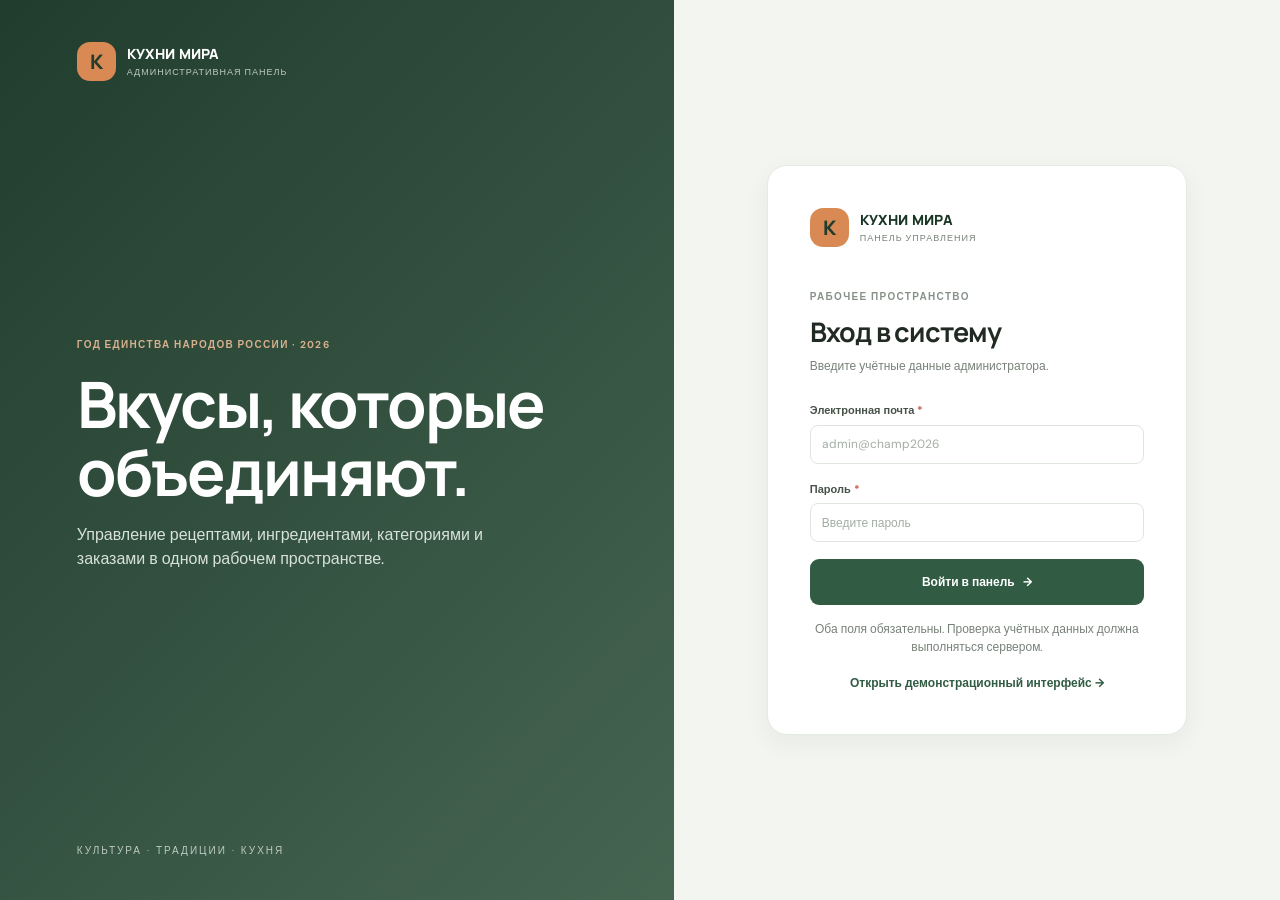
<file: index.html>
<!DOCTYPE html>
<html lang="ru">
<head>
  <meta charset="UTF-8">
  <meta name="viewport" content="width=device-width, initial-scale=1.0">
  <meta name="description" content="Вход в административную панель проекта «Кухни мира»">
  <title>Вход — Кухни мира</title>
  <link rel="stylesheet" href="styles.css">
</head>
<body class="login-body">
  <main class="login-layout">
    <section class="login-visual">
      <a class="brand brand-light" href="index.html">
        <span class="brand-symbol">К</span>
        <span><strong>КУХНИ МИРА</strong><small>АДМИНИСТРАТИВНАЯ ПАНЕЛЬ</small></span>
      </a>
      <div class="login-message">
        <span class="eyebrow eyebrow-light">ГОД ЕДИНСТВА НАРОДОВ РОССИИ · 2026</span>
        <h1>Вкусы, которые<br>объединяют.</h1>
        <p>Управление рецептами, ингредиентами, категориями и заказами в одном рабочем пространстве.</p>
      </div>
      <span class="visual-caption">КУЛЬТУРА · ТРАДИЦИИ · КУХНЯ</span>
    </section>

    <section class="login-content">
      <form class="login-card" action="admin.html" method="get">
        <div class="brand brand-dark">
          <span class="brand-symbol">К</span>
          <span><strong>КУХНИ МИРА</strong><small>ПАНЕЛЬ УПРАВЛЕНИЯ</small></span>
        </div>
        <div class="login-heading">
          <span class="eyebrow">РАБОЧЕЕ ПРОСТРАНСТВО</span>
          <h2>Вход в систему</h2>
          <p>Введите учётные данные администратора.</p>
        </div>

        <div class="form-field">
          <label for="email">Электронная почта <span class="required">*</span></label>
          <input id="email" name="email" type="email" autocomplete="username"
                 placeholder="admin@champ2026" required>
        </div>
        <div class="form-field">
          <label for="password">Пароль <span class="required">*</span></label>
          <input id="password" name="password" type="password"
                 autocomplete="current-password" placeholder="Введите пароль" required>
        </div>
        <button class="button button-primary button-wide" type="submit">Войти в панель <span>→</span></button>
        <p class="form-hint">Оба поля обязательны. Проверка учётных данных должна выполняться сервером.</p>
        <a class="back-link" href="admin.html">Открыть демонстрационный интерфейс →</a>
      </form>
    </section>
  </main>
</body>
</html>
</file>
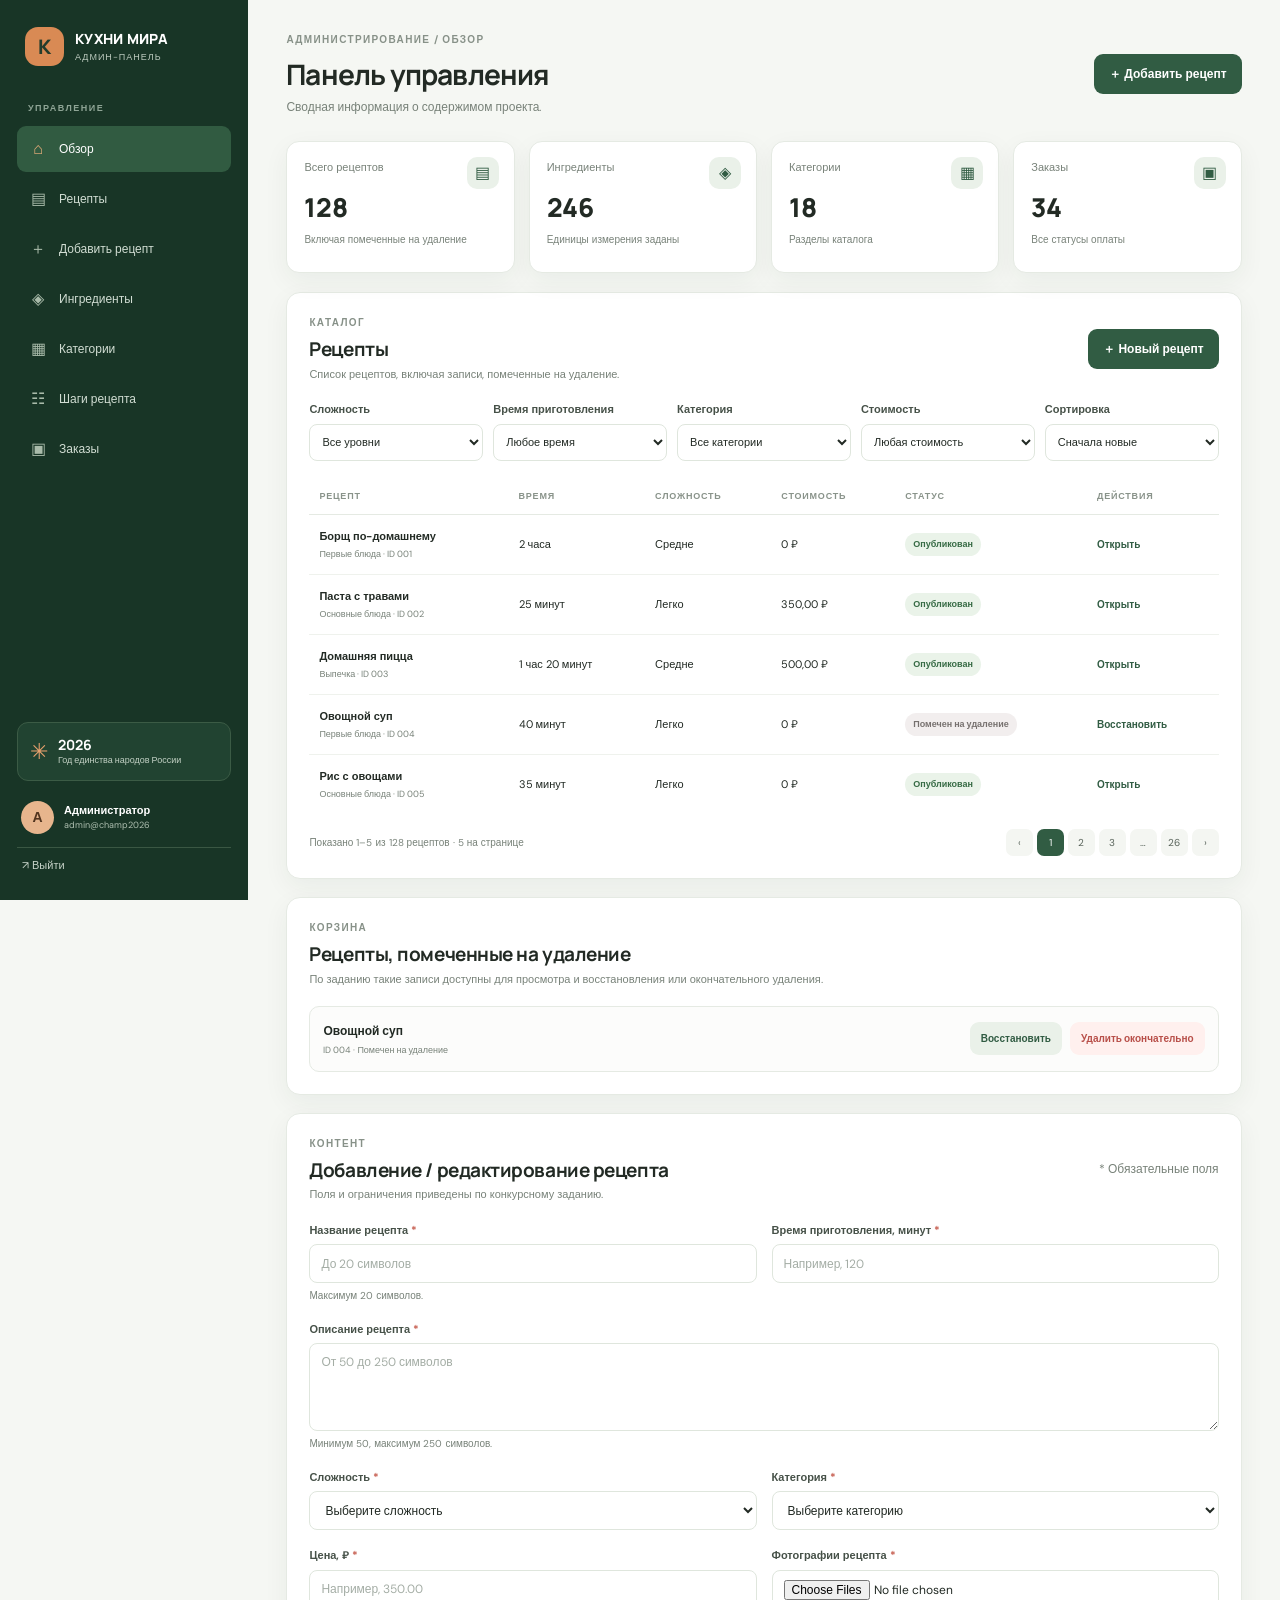
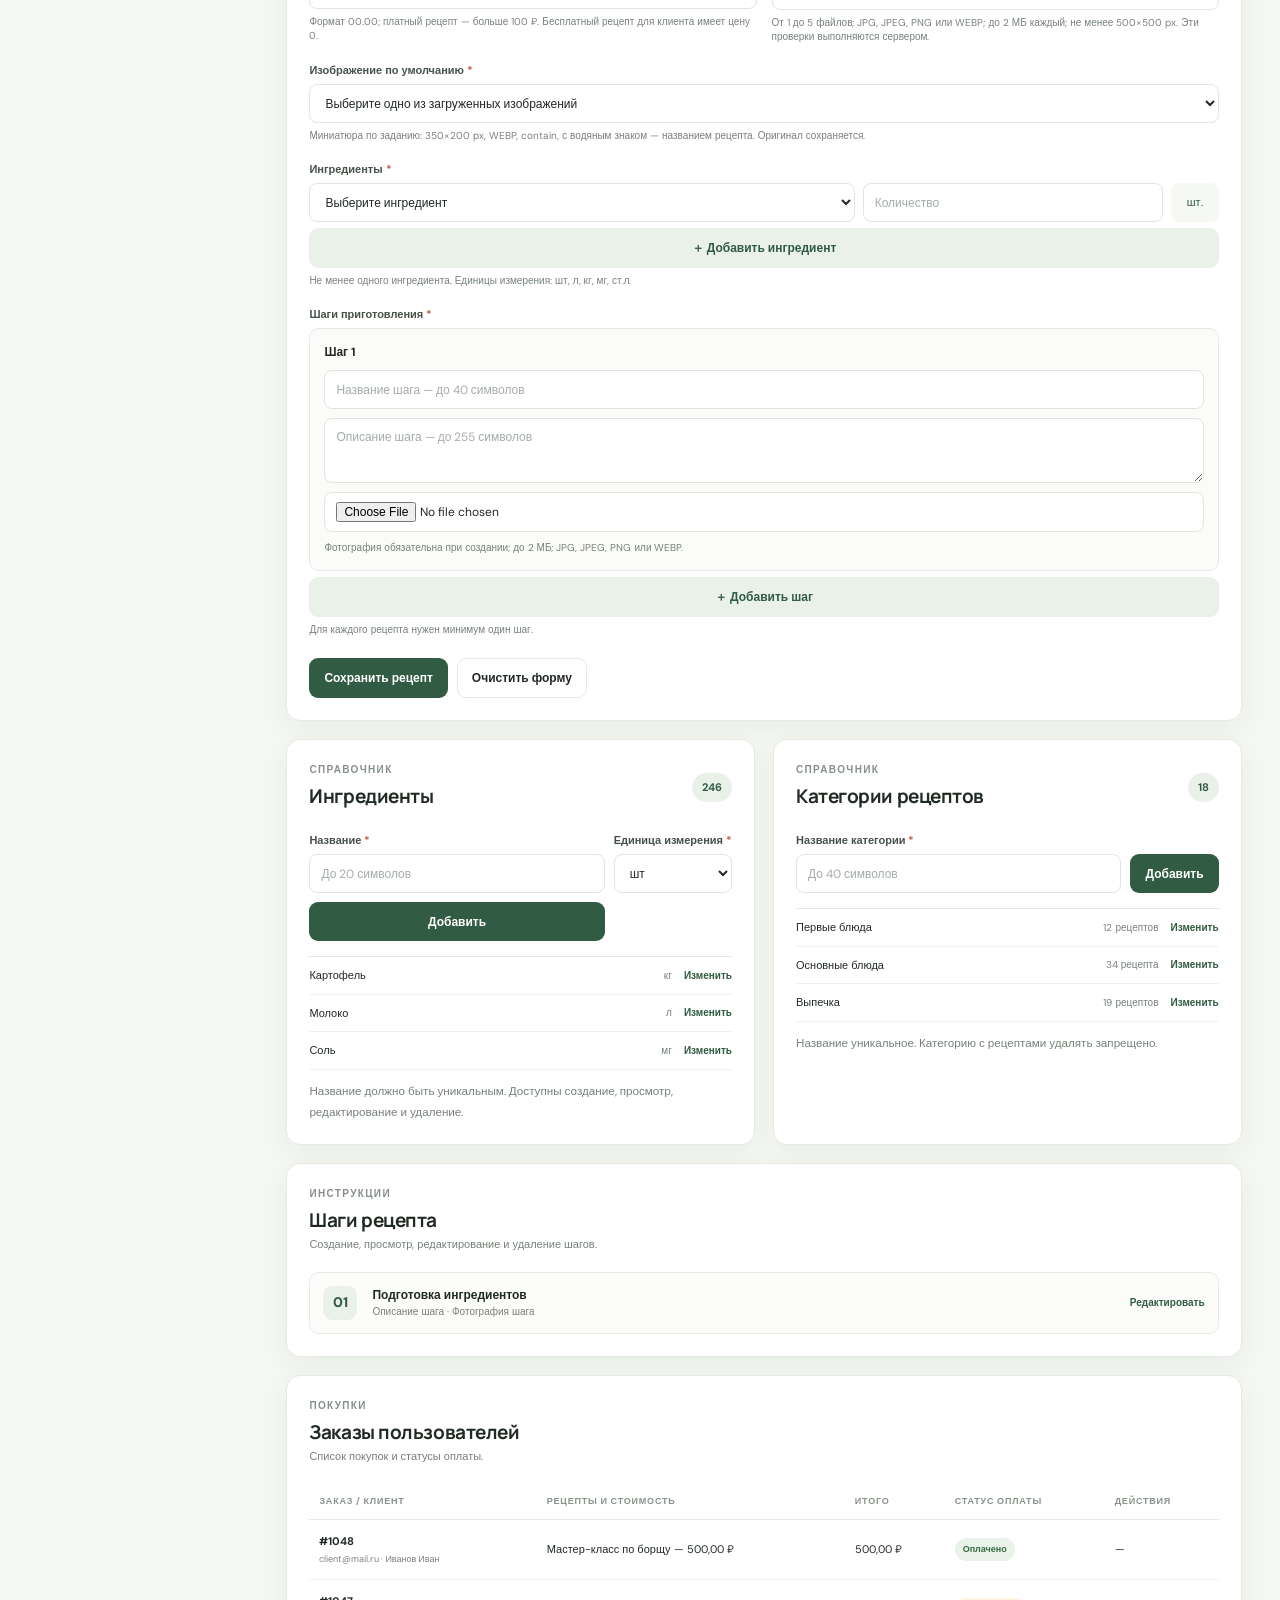
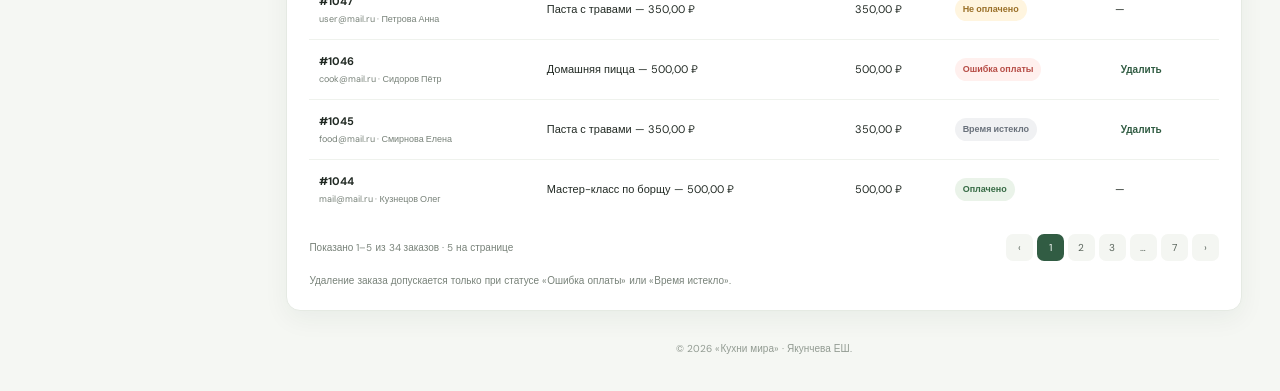
<file: admin.html>
<!DOCTYPE html>
<html lang="ru">
<head>
  <meta charset="UTF-8">
  <meta name="viewport" content="width=device-width, initial-scale=1.0">
  <meta name="description" content="Макет административной панели проекта «Кухни мира»">
  <title>Админ-панель — Кухни мира</title>
  <link rel="stylesheet" href="styles.css">
</head>
<body>
  <div class="app-shell">
    <aside class="sidebar">
      <a class="brand brand-light" href="#overview">
        <span class="brand-symbol">К</span>
        <span><strong>КУХНИ МИРА</strong><small>АДМИН-ПАНЕЛЬ</small></span>
      </a>

      <div class="sidebar-caption">УПРАВЛЕНИЕ</div>
      <nav class="side-nav" aria-label="Основная навигация">
        <a class="nav-link active" href="#overview"><span>⌂</span> Обзор</a>
        <a class="nav-link" href="#recipes"><span>▤</span> Рецепты</a>
        <a class="nav-link" href="#recipe-form"><span>＋</span> Добавить рецепт</a>
        <a class="nav-link" href="#ingredients"><span>◈</span> Ингредиенты</a>
        <a class="nav-link" href="#categories"><span>▦</span> Категории</a>
        <a class="nav-link" href="#steps"><span>☷</span> Шаги рецепта</a>
        <a class="nav-link" href="#orders"><span>▣</span> Заказы</a>
      </nav>

      <div class="sidebar-bottom">
        <div class="year-card">
          <span class="year-mark">✳</span>
          <span><b>2026</b><small>Год единства народов России</small></span>
        </div>
        <div class="profile">
          <span class="profile-avatar">А</span>
          <span><b>Администратор</b><small>admin@champ2026</small></span>
        </div>
        <a class="logout-link" href="index.html">↗ Выйти</a>
      </div>
    </aside>

    <main class="main-content">
      <header class="page-header" id="overview">
        <div>
          <span class="eyebrow">АДМИНИСТРИРОВАНИЕ / ОБЗОР</span>
          <h1>Панель управления</h1>
          <p class="muted">Сводная информация о содержимом проекта.</p>
        </div>
        <a class="button button-primary" href="#recipe-form">＋ Добавить рецепт</a>
      </header>

      <section class="stats-grid" aria-label="Сводная статистика">
        <article class="stat-card"><span class="stat-icon">▤</span><span class="stat-label">Всего рецептов</span><strong>128</strong><small>Включая помеченные на удаление</small></article>
        <article class="stat-card"><span class="stat-icon">◈</span><span class="stat-label">Ингредиенты</span><strong>246</strong><small>Единицы измерения заданы</small></article>
        <article class="stat-card"><span class="stat-icon">▦</span><span class="stat-label">Категории</span><strong>18</strong><small>Разделы каталога</small></article>
        <article class="stat-card"><span class="stat-icon">▣</span><span class="stat-label">Заказы</span><strong>34</strong><small>Все статусы оплаты</small></article>
      </section>

      <section class="panel section" id="recipes">
        <div class="section-heading">
          <div><span class="eyebrow">КАТАЛОГ</span><h2>Рецепты</h2><p class="muted">Список рецептов, включая записи, помеченные на удаление.</p></div>
          <a class="button button-primary" href="#recipe-form">＋ Новый рецепт</a>
        </div>

        <div class="filter-grid">
          <div class="form-field"><label for="filter-difficulty">Сложность</label><select id="filter-difficulty"><option>Все уровни</option><option>Легко</option><option>Средне</option><option>Сложно</option></select></div>
          <div class="form-field"><label for="filter-time">Время приготовления</label><select id="filter-time"><option>Любое время</option><option>До 15 минут</option><option>60–120 минут</option><option>Свыше 120 минут</option></select></div>
          <div class="form-field"><label for="filter-category">Категория</label><select id="filter-category"><option>Все категории</option><option>Первые блюда</option><option>Основные блюда</option><option>Выпечка</option></select></div>
          <div class="form-field"><label for="filter-price">Стоимость</label><select id="filter-price"><option>Любая стоимость</option><option>Бесплатные (0 ₽)</option><option>Платные</option></select></div>
          <div class="form-field"><label for="sort-recipes">Сортировка</label><select id="sort-recipes"><option>Сначала новые</option><option>Сначала старые</option><option>Сначала быстрее</option><option>Сначала дольше</option></select></div>
        </div>

        <div class="table-scroll">
          <table>
            <thead><tr><th>Рецепт</th><th>Время</th><th>Сложность</th><th>Стоимость</th><th>Статус</th><th>Действия</th></tr></thead>
            <tbody>
              <tr><td><b>Борщ по-домашнему</b><small class="cell-sub">Первые блюда · ID 001</small></td><td>2 часа</td><td>Средне</td><td>0 ₽</td><td><span class="status status-active">Опубликован</span></td><td><a class="table-action" href="#recipe-form">Открыть</a></td></tr>
              <tr><td><b>Паста с травами</b><small class="cell-sub">Основные блюда · ID 002</small></td><td>25 минут</td><td>Легко</td><td>350,00 ₽</td><td><span class="status status-active">Опубликован</span></td><td><a class="table-action" href="#recipe-form">Открыть</a></td></tr>
              <tr><td><b>Домашняя пицца</b><small class="cell-sub">Выпечка · ID 003</small></td><td>1 час 20 минут</td><td>Средне</td><td>500,00 ₽</td><td><span class="status status-active">Опубликован</span></td><td><a class="table-action" href="#recipe-form">Открыть</a></td></tr>
              <tr><td><b>Овощной суп</b><small class="cell-sub">Первые блюда · ID 004</small></td><td>40 минут</td><td>Легко</td><td>0 ₽</td><td><span class="status status-deleted">Помечен на удаление</span></td><td><a class="table-action" href="#deleted-recipes">Восстановить</a></td></tr>
              <tr><td><b>Рис с овощами</b><small class="cell-sub">Основные блюда · ID 005</small></td><td>35 минут</td><td>Легко</td><td>0 ₽</td><td><span class="status status-active">Опубликован</span></td><td><a class="table-action" href="#recipe-form">Открыть</a></td></tr>
            </tbody>
          </table>
        </div>
        <div class="table-footer"><span>Показано 1–5 из 128 рецептов · 5 на странице</span><div class="pagination"><a href="#recipes" aria-label="Предыдущая страница">‹</a><a class="current" href="#recipes">1</a><a href="#recipes">2</a><a href="#recipes">3</a><span>…</span><a href="#recipes">26</a><a href="#recipes" aria-label="Следующая страница">›</a></div></div>
      </section>

      <section class="panel section" id="deleted-recipes">
        <div class="section-heading"><div><span class="eyebrow">КОРЗИНА</span><h2>Рецепты, помеченные на удаление</h2><p class="muted">По заданию такие записи доступны для просмотра и восстановления или окончательного удаления.</p></div></div>
        <div class="deleted-row"><div><b>Овощной суп</b><small class="cell-sub">ID 004 · Помечен на удаление</small></div><div class="inline-actions"><a class="button button-soft" href="#recipes">Восстановить</a><button class="button button-danger" type="button">Удалить окончательно</button></div></div>
      </section>

      <section class="panel section" id="recipe-form">
        <div class="section-heading"><div><span class="eyebrow">КОНТЕНТ</span><h2>Добавление / редактирование рецепта</h2><p class="muted">Поля и ограничения приведены по конкурсному заданию.</p></div><span class="required-note">* Обязательные поля</span></div>
        <form class="editor-form">
          <div class="form-field"><label for="recipe-title">Название рецепта <span class="required">*</span></label><input id="recipe-title" name="title" type="text" maxlength="20" required placeholder="До 20 символов"><small>Максимум 20 символов.</small></div>
          <div class="form-field"><label for="cooking-time">Время приготовления, минут <span class="required">*</span></label><input id="cooking-time" name="cooking_time" type="number" min="1" step="1" required placeholder="Например, 120"></div>
          <div class="form-field field-wide"><label for="recipe-description">Описание рецепта <span class="required">*</span></label><textarea id="recipe-description" name="description" minlength="50" maxlength="250" required placeholder="От 50 до 250 символов"></textarea><small>Минимум 50, максимум 250 символов.</small></div>
          <div class="form-field"><label for="difficulty">Сложность <span class="required">*</span></label><select id="difficulty" name="difficulty" required><option value="">Выберите сложность</option><option>Легко</option><option>Средне</option><option>Сложно</option></select></div>
          <div class="form-field"><label for="category">Категория <span class="required">*</span></label><select id="category" name="category_id" required><option value="">Выберите категорию</option><option>Первые блюда</option><option>Основные блюда</option><option>Выпечка</option><option>Десерты</option></select></div>
          <div class="form-field"><label for="price">Цена, ₽ <span class="required">*</span></label><input id="price" name="price" type="number" min="100.01" step="0.01" required placeholder="Например, 350.00"><small>Формат 00.00; платный рецепт — больше 100 ₽. Бесплатный рецепт для клиента имеет цену 0.</small></div>
          <div class="form-field"><label for="recipe-images">Фотографии рецепта <span class="required">*</span></label><input id="recipe-images" name="images" type="file" accept=".jpg,.jpeg,.png,.webp,image/jpeg,image/png,image/webp" multiple required><small>От 1 до 5 файлов; JPG, JPEG, PNG или WEBP; до 2 МБ каждый; не менее 500×500 px. Эти проверки выполняются сервером.</small></div>
          <div class="form-field field-wide"><label for="default-image">Изображение по умолчанию <span class="required">*</span></label><select id="default-image" name="default_image"><option>Выберите одно из загруженных изображений</option></select><small>Миниатюра по заданию: 350×200 px, WEBP, contain, с водяным знаком — названием рецепта. Оригинал сохраняется.</small></div>
          <div class="form-field field-wide"><label>Ингредиенты <span class="required">*</span></label><div class="repeat-row"><select aria-label="Ингредиент"><option>Выберите ингредиент</option><option>Свёкла</option><option>Картофель</option><option>Молоко</option></select><input type="number" min="0.01" step="0.01" placeholder="Количество" aria-label="Количество"><span class="unit-chip">шт.</span></div><button class="button button-soft" type="button">＋ Добавить ингредиент</button><small>Не менее одного ингредиента. Единицы измерения: шт, л, кг, мг, ст.л.</small></div>
          <div class="form-field field-wide"><label>Шаги приготовления <span class="required">*</span></label><div class="step-editor"><b>Шаг 1</b><input type="text" maxlength="40" placeholder="Название шага — до 40 символов"><textarea maxlength="255" placeholder="Описание шага — до 255 символов"></textarea><input type="file" accept=".jpg,.jpeg,.png,.webp,image/jpeg,image/png,image/webp" aria-label="Фотография шага"><small>Фотография обязательна при создании; до 2 МБ; JPG, JPEG, PNG или WEBP.</small></div><button class="button button-soft" type="button">＋ Добавить шаг</button><small>Для каждого рецепта нужен минимум один шаг.</small></div>
          <div class="form-actions field-wide"><button class="button button-primary" type="button">Сохранить рецепт</button><button class="button button-outline" type="reset">Очистить форму</button></div>
        </form>
      </section>

      <div class="two-columns">
        <section class="panel section" id="ingredients">
          <div class="section-heading"><div><span class="eyebrow">СПРАВОЧНИК</span><h2>Ингредиенты</h2></div><span class="count-badge">246</span></div>
          <form class="compact-form">
            <div class="form-field"><label for="ingredient-name">Название <span class="required">*</span></label><input id="ingredient-name" maxlength="20" required placeholder="До 20 символов"></div>
            <div class="form-field"><label for="ingredient-unit">Единица измерения <span class="required">*</span></label><select id="ingredient-unit" required><option>шт</option><option>л</option><option>кг</option><option>мг</option><option>ст.л.</option></select></div>
            <button class="button button-primary" type="button">Добавить</button>
          </form>
          <div class="simple-list"><div><span>Картофель</span><small>кг</small><a href="#ingredients">Изменить</a></div><div><span>Молоко</span><small>л</small><a href="#ingredients">Изменить</a></div><div><span>Соль</span><small>мг</small><a href="#ingredients">Изменить</a></div></div>
          <small class="muted">Название должно быть уникальным. Доступны создание, просмотр, редактирование и удаление.</small>
        </section>

        <section class="panel section" id="categories">
          <div class="section-heading"><div><span class="eyebrow">СПРАВОЧНИК</span><h2>Категории рецептов</h2></div><span class="count-badge">18</span></div>
          <form class="compact-form">
            <div class="form-field"><label for="category-name">Название категории <span class="required">*</span></label><input id="category-name" maxlength="40" required placeholder="До 40 символов"></div>
            <button class="button button-primary" type="button">Добавить</button>
          </form>
          <div class="simple-list"><div><span>Первые блюда</span><small>12 рецептов</small><a href="#categories">Изменить</a></div><div><span>Основные блюда</span><small>34 рецепта</small><a href="#categories">Изменить</a></div><div><span>Выпечка</span><small>19 рецептов</small><a href="#categories">Изменить</a></div></div>
          <small class="muted">Название уникальное. Категорию с рецептами удалять запрещено.</small>
        </section>
      </div>

      <section class="panel section" id="steps">
        <div class="section-heading"><div><span class="eyebrow">ИНСТРУКЦИИ</span><h2>Шаги рецепта</h2><p class="muted">Создание, просмотр, редактирование и удаление шагов.</p></div></div>
        <div class="step-summary"><span class="step-number">01</span><div><b>Подготовка ингредиентов</b><small>Описание шага · Фотография шага</small></div><a class="table-action" href="#recipe-form">Редактировать</a></div>
      </section>

      <section class="panel section" id="orders">
        <div class="section-heading"><div><span class="eyebrow">ПОКУПКИ</span><h2>Заказы пользователей</h2><p class="muted">Список покупок и статусы оплаты.</p></div></div>
        <div class="table-scroll">
          <table class="orders-table">
            <thead><tr><th>Заказ / клиент</th><th>Рецепты и стоимость</th><th>Итого</th><th>Статус оплаты</th><th>Действия</th></tr></thead>
            <tbody>
              <tr><td><b>#1048</b><small class="cell-sub">client@mail.ru · Иванов Иван</small></td><td>Мастер-класс по борщу — 500,00 ₽</td><td>500,00 ₽</td><td><span class="status status-active">Оплачено</span></td><td>—</td></tr>
              <tr><td><b>#1047</b><small class="cell-sub">user@mail.ru · Петрова Анна</small></td><td>Паста с травами — 350,00 ₽</td><td>350,00 ₽</td><td><span class="status status-pending">Не оплачено</span></td><td>—</td></tr>
              <tr><td><b>#1046</b><small class="cell-sub">cook@mail.ru · Сидоров Пётр</small></td><td>Домашняя пицца — 500,00 ₽</td><td>500,00 ₽</td><td><span class="status status-error">Ошибка оплаты</span></td><td><button class="text-button" type="button">Удалить</button></td></tr>
              <tr><td><b>#1045</b><small class="cell-sub">food@mail.ru · Смирнова Елена</small></td><td>Паста с травами — 350,00 ₽</td><td>350,00 ₽</td><td><span class="status status-expired">Время истекло</span></td><td><button class="text-button" type="button">Удалить</button></td></tr>
              <tr><td><b>#1044</b><small class="cell-sub">mail@mail.ru · Кузнецов Олег</small></td><td>Мастер-класс по борщу — 500,00 ₽</td><td>500,00 ₽</td><td><span class="status status-active">Оплачено</span></td><td>—</td></tr>
            </tbody>
          </table>
        </div>
        <div class="table-footer"><span>Показано 1–5 из 34 заказов · 5 на странице</span><div class="pagination"><a href="#orders">‹</a><a class="current" href="#orders">1</a><a href="#orders">2</a><a href="#orders">3</a><span>…</span><a href="#orders">7</a><a href="#orders">›</a></div></div>
        <p class="muted note">Удаление заказа допускается только при статусе «Ошибка оплаты» или «Время истекло».</p>
      </section>

      <footer class="page-footer">© 2026 «Кухни мира» · Якунчева ЕШ.</footer>
    </main>
  </div>
</body>
</html>
</file>
<file: styles.css>
@import url('https://fonts.googleapis.com/css2?family=DM+Sans:wght@400;500;600;700&family=Manrope:wght@400;500;600;700;800&display=swap');

:root {
  --green-950: #183526;
  --green-900: #214632;
  --green-800: #315c43;
  --green-100: #eaf1e9;
  --green-50: #f5f8f3;
  --orange: #d98a54;
  --ink: #222a24;
  --muted: #788279;
  --line: #e5eae3;
  --surface: #fff;
  --page: #f5f7f3;
  --red: #b84f49;
  --shadow: 0 8px 26px rgba(27, 48, 34, .055);
}
* { box-sizing: border-box; }
html { scroll-behavior: smooth; scroll-padding-top: 22px; }
body { margin: 0; background: var(--page); color: var(--ink); font: 14px/1.5 'DM Sans', sans-serif; }
a { color: inherit; text-decoration: none; }
button, input, select, textarea { font: inherit; }
button, a, input, select, textarea { -webkit-tap-highlight-color: transparent; }
:focus-visible { outline: 3px solid rgba(217,138,84,.55); outline-offset: 2px; }
h1, h2, p { margin-top: 0; }
h1, h2, .brand strong { font-family: Manrope, sans-serif; }
.muted, small { color: var(--muted); }
.eyebrow { display: block; color: #879188; font-size: 10px; font-weight: 700; letter-spacing: 1.35px; }
.required { color: #c65d4f; }
.required-note { color: var(--muted); font-size: 12px; }

/* Branding and buttons */
.brand { display: inline-flex; align-items: center; gap: 11px; }
.brand-symbol { display: grid; place-items: center; width: 39px; height: 39px; border-radius: 13px; background: var(--orange); color: #233c2c; font: 800 20px Manrope; }
.brand strong { display: block; font-size: 14px; font-weight: 800; letter-spacing: .3px; }
.brand small { display: block; margin-top: 2px; font-size: 9px; letter-spacing: 1px; }
.brand-light { color: white; }
.brand-light small { color: #bdcbbf; }
.brand-dark { color: var(--green-950); }
.brand-dark small { color: var(--muted); }
.button { display: inline-flex; align-items: center; justify-content: center; gap: 8px; min-height: 40px; padding: 9px 14px; border: 1px solid transparent; border-radius: 9px; font-weight: 700; font-size: 12px; cursor: pointer; transition: .18s ease; }
.button-primary { background: var(--green-800); color: white; }
.button-primary:hover { background: var(--green-950); }
.button-soft { background: var(--green-100); color: var(--green-800); }
.button-soft:hover { background: #dce9dc; }
.button-outline { border-color: var(--line); background: white; color: var(--ink); }
.button-danger { background: #fff0ee; color: var(--red); }
.button-wide { width: 100%; min-height: 46px; }

/* Login page */
.login-body { min-height: 100vh; background: #f3f5f0; }
.login-layout { display: grid; grid-template-columns: minmax(0, 1fr) minmax(420px, .9fr); min-height: 100vh; }
.login-visual { position: relative; display: flex; flex-direction: column; justify-content: space-between; min-height: 650px; padding: 42px clamp(28px, 6vw, 90px); color: white; background: linear-gradient(135deg, rgba(24,53,38,.96), rgba(35,72,49,.83)), url('https://images.unsplash.com/photo-1547592180-85f173990554?auto=format&fit=crop&w=1500&q=85') center/cover; }
.login-message { max-width: 520px; margin: auto 0; padding: 70px 0; }
.eyebrow-light { color: #d7b08e; }
.login-message h1 { margin: 18px 0; font-size: clamp(38px, 5vw, 66px); line-height: 1.05; letter-spacing: -2px; }
.login-message p { max-width: 410px; color: #d8e2d9; font-size: 16px; }
.visual-caption { color: #bdcbbf; font-size: 10px; letter-spacing: 2px; }
.login-content { display: grid; place-items: center; padding: 36px; }
.login-card { width: min(420px, 100%); padding: 42px; border: 1px solid var(--line); border-radius: 20px; background: white; box-shadow: var(--shadow); }
.login-heading { margin: 42px 0 27px; }
.login-heading h2 { margin: 8px 0 5px; font-size: 27px; letter-spacing: -.8px; }
.login-heading p, .form-hint { color: var(--muted); font-size: 12px; }
.login-card .form-field { margin-bottom: 17px; }
.form-hint { margin: 15px 0 0; text-align: center; }
.back-link { display: block; margin-top: 18px; color: var(--green-800); text-align: center; font-size: 12px; font-weight: 700; }

/* Admin shell */
.app-shell { min-height: 100vh; }
.sidebar { position: fixed; inset: 0 auto 0 0; z-index: 5; display: flex; flex-direction: column; width: 248px; padding: 27px 17px 18px; overflow-y: auto; background: var(--green-950); color: white; }
.sidebar .brand { padding: 0 8px 28px; }
.sidebar-caption { padding: 8px 11px 10px; color: #8fa596; font-size: 9px; font-weight: 700; letter-spacing: 1.5px; }
.side-nav { display: grid; gap: 4px; }
.nav-link { display: flex; align-items: center; gap: 12px; padding: 11px 12px; border-radius: 9px; color: #d1ddd3; font-size: 12px; transition: .18s; }
.nav-link span { width: 18px; color: #a9bbaa; text-align: center; font-size: 16px; }
.nav-link:hover, .nav-link.active { background: #315b41; color: white; }
.nav-link.active span { color: #f1b17d; }
.sidebar-bottom { margin-top: auto; padding-top: 22px; }
.year-card { display: flex; gap: 10px; align-items: center; padding: 12px; border: 1px solid #3b5b45; border-radius: 11px; background: #214331; }
.year-mark { color: #e7a16d; font-size: 22px; }
.year-card b, .year-card small, .profile b, .profile small { display: block; }
.year-card b { font: 700 14px Manrope; }
.year-card small { max-width: 135px; color: #c2d0c4; font-size: 9px; }
.profile { display: flex; align-items: center; gap: 10px; margin: 20px 4px 13px; }
.profile-avatar { display: grid; place-items: center; width: 33px; height: 33px; border-radius: 50%; background: #e7b58d; color: #51341f; font-weight: 800; }
.profile b { font-size: 11px; }
.profile small { color: #aebfb0; font-size: 9px; }
.logout-link { display: block; padding: 9px 5px; border-top: 1px solid #3a5743; color: #c6d2c8; font-size: 11px; }
.main-content { max-width: 1600px; margin-left: 248px; padding: 32px clamp(20px, 3vw, 48px) 30px; }
.page-header { display: flex; align-items: center; justify-content: space-between; gap: 18px; margin-bottom: 25px; }
.page-header h1 { margin: 6px 0 3px; font-size: clamp(23px, 2.2vw, 30px); letter-spacing: -.9px; }
.page-header p { margin-bottom: 0; font-size: 12px; }

/* Stats */
.stats-grid { display: grid; grid-template-columns: repeat(4, minmax(0, 1fr)); gap: 14px; margin-bottom: 19px; }
.stat-card { position: relative; min-height: 132px; padding: 17px; border: 1px solid var(--line); border-radius: 13px; background: white; box-shadow: var(--shadow); }
.stat-icon { position: absolute; top: 15px; right: 15px; display: grid; place-items: center; width: 32px; height: 32px; border-radius: 10px; background: var(--green-100); color: var(--green-800); font-size: 16px; }
.stat-label { display: block; padding-right: 38px; color: var(--muted); font-size: 11px; }
.stat-card strong { display: block; margin: 13px 0 3px; font: 800 26px Manrope; }
.stat-card small { font-size: 10px; }

/* Panels and section headings */
.panel { margin-bottom: 18px; padding: 22px; border: 1px solid var(--line); border-radius: 14px; background: var(--surface); box-shadow: var(--shadow); }
.section-heading { display: flex; align-items: center; justify-content: space-between; gap: 14px; margin-bottom: 19px; }
.section-heading h2 { margin: 5px 0 2px; font-size: 19px; letter-spacing: -.45px; }
.section-heading p { margin: 0; font-size: 11px; }
.count-badge { padding: 6px 10px; border-radius: 20px; background: var(--green-100); color: var(--green-800); font-size: 11px; font-weight: 700; }

/* Form controls */
.form-field { display: grid; align-content: start; gap: 6px; min-width: 0; }
.form-field label { color: #465148; font-size: 11px; font-weight: 700; }
.form-field input, .form-field select, .form-field textarea { width: 100%; min-width: 0; min-height: 39px; padding: 9px 11px; border: 1px solid #dfe6dd; border-radius: 8px; background: #fff; color: var(--ink); outline: none; font-size: 12px; }
.form-field textarea { min-height: 88px; resize: vertical; }
.form-field input:focus, .form-field select:focus, .form-field textarea:focus { border-color: var(--green-800); box-shadow: 0 0 0 3px rgba(49,92,67,.09); }
.form-field input::placeholder, .form-field textarea::placeholder { color: #a4ada5; }
.form-field small { font-size: 10px; line-height: 1.45; }
.filter-grid { display: grid; grid-template-columns: repeat(5, minmax(125px, 1fr)); gap: 10px; margin-bottom: 18px; }
.filter-grid .form-field select { min-height: 37px; padding: 7px 8px; font-size: 11px; }
.editor-form { display: grid; grid-template-columns: repeat(2, minmax(0, 1fr)); gap: 17px 15px; }
.field-wide { grid-column: 1 / -1; }
.repeat-row { display: grid; grid-template-columns: minmax(0, 1fr) minmax(100px, .55fr) auto; gap: 8px; }
.unit-chip { display: grid; place-items: center; min-width: 48px; padding: 0 10px; border-radius: 8px; background: var(--green-50); color: var(--green-800); font-size: 11px; }
.step-editor { display: grid; gap: 9px; padding: 14px; border: 1px solid var(--line); border-radius: 10px; background: #fbfcfa; }
.step-editor b { font-size: 12px; }
.step-editor textarea { min-height: 65px; }
.form-actions { display: flex; gap: 9px; padding-top: 4px; }

/* Tables */
.table-scroll { width: 100%; overflow-x: auto; }
table { width: 100%; border-collapse: collapse; text-align: left; white-space: nowrap; }
th { padding: 11px 10px; border-bottom: 1px solid var(--line); color: #89938a; font-size: 9px; font-weight: 700; letter-spacing: .8px; text-transform: uppercase; }
td { padding: 13px 10px; border-bottom: 1px solid #eff2ed; font-size: 11px; }
tbody tr:last-child td { border-bottom: 0; }
td b { font-size: 11px; }
.cell-sub { display: block; margin-top: 3px; font-size: 9px; }
.status { display: inline-block; padding: 5px 8px; border-radius: 20px; font-size: 9px; font-weight: 700; }
.status-active { background: #eaf3e9; color: #376b45; }
.status-deleted { background: #f2eeee; color: #77716f; }
.status-pending { background: #fff5df; color: #9a7028; }
.status-error { background: #fff0ee; color: #b64d46; }
.status-expired { background: #f0f1f3; color: #69717b; }
.table-action { color: var(--green-800); font-size: 10px; font-weight: 700; }
.table-footer { display: flex; align-items: center; justify-content: space-between; gap: 12px; padding-top: 15px; color: var(--muted); font-size: 10px; }
.pagination { display: flex; align-items: center; gap: 4px; }
.pagination a, .pagination span { display: grid; place-items: center; min-width: 27px; height: 27px; padding: 0 6px; border-radius: 7px; background: #f4f6f2; color: #58635a; font-size: 10px; }
.pagination a.current { background: var(--green-800); color: white; }
.pagination a:hover { background: var(--green-100); }
.pagination a.current:hover { background: var(--green-950); }

/* Lists, orders and minor elements */
.deleted-row, .step-summary { display: flex; align-items: center; justify-content: space-between; gap: 15px; padding: 13px; border: 1px solid var(--line); border-radius: 10px; background: #fcfcfb; }
.deleted-row b { font-size: 12px; }
.inline-actions { display: flex; flex-wrap: wrap; gap: 8px; }
.inline-actions .button { min-height: 33px; padding: 7px 10px; font-size: 10px; }
.two-columns { display: grid; grid-template-columns: repeat(2, minmax(0, 1fr)); gap: 18px; }
.compact-form { display: grid; grid-template-columns: minmax(0, 1fr) auto; align-items: end; gap: 9px; }
.compact-form .button { min-height: 39px; }
.simple-list { margin: 15px 0 10px; border-top: 1px solid var(--line); }
.simple-list > div { display: grid; grid-template-columns: 1fr auto auto; align-items: center; gap: 12px; padding: 10px 0; border-bottom: 1px solid #eff2ed; font-size: 11px; }
.simple-list small { font-size: 10px; }
.simple-list a, .text-button { border: 0; background: none; color: var(--green-800); font-size: 10px; font-weight: 700; cursor: pointer; }
.step-number { display: grid; place-items: center; width: 34px; height: 34px; border-radius: 9px; background: var(--green-100); color: var(--green-800); font-weight: 800; }
.step-summary { justify-content: flex-start; }
.step-summary div { flex: 1; }
.step-summary b, .step-summary small { display: block; }
.step-summary b { font-size: 12px; }
.step-summary small { font-size: 10px; }
.note { margin: 12px 0 0; font-size: 10px; }
.page-footer { padding: 12px 0 5px; color: #929b92; text-align: center; font-size: 10px; }

/* Responsive */
@media (max-width: 1180px) {
  .stats-grid { grid-template-columns: repeat(2, minmax(0, 1fr)); }
  .filter-grid { grid-template-columns: repeat(3, minmax(0, 1fr)); }
}
@media (max-width: 850px) {
  .sidebar { position: static; width: 100%; padding: 15px 17px; }
  .sidebar .brand { padding: 0 5px 12px; }
  .sidebar-caption, .sidebar-bottom { display: none; }
  .side-nav { display: flex; gap: 5px; overflow-x: auto; padding-bottom: 3px; }
  .nav-link { flex: 0 0 auto; padding: 9px 10px; font-size: 11px; }
  .main-content { margin-left: 0; padding: 22px 18px; }
  .two-columns { grid-template-columns: 1fr; gap: 0; }
}
@media (max-width: 600px) {
  .login-layout { grid-template-columns: 1fr; }
  .login-visual { display: none; }
  .login-content { min-height: 100vh; padding: 18px; }
  .login-card { padding: 28px 22px; }
  .page-header { align-items: flex-start; flex-direction: column; }
  .page-header .button { width: 100%; }
  .stats-grid { gap: 9px; }
  .stat-card { min-height: 118px; padding: 13px; }
  .stat-card strong { font-size: 22px; }
  .stat-label { max-width: 115px; font-size: 10px; }
  .panel { padding: 15px; }
  .section-heading { align-items: flex-start; flex-direction: column; }
  .filter-grid { grid-template-columns: repeat(2, minmax(0, 1fr)); }
  .editor-form { grid-template-columns: 1fr; }
  .field-wide { grid-column: auto; }
  .table-footer { align-items: flex-start; flex-direction: column; }
  .deleted-row { align-items: flex-start; flex-direction: column; }
  .repeat-row { grid-template-columns: 1fr 1fr; }
  .repeat-row select { grid-column: 1 / -1; }
  .form-actions { flex-wrap: wrap; }
  .form-actions .button { flex: 1; }
}
@media (max-width: 380px) {
  .stats-grid { grid-template-columns: 1fr 1fr; }
  .filter-grid { grid-template-columns: 1fr; }
  .simple-list > div { grid-template-columns: 1fr auto; }
  .simple-list a { grid-column: 1 / -1; }
}
</file>
